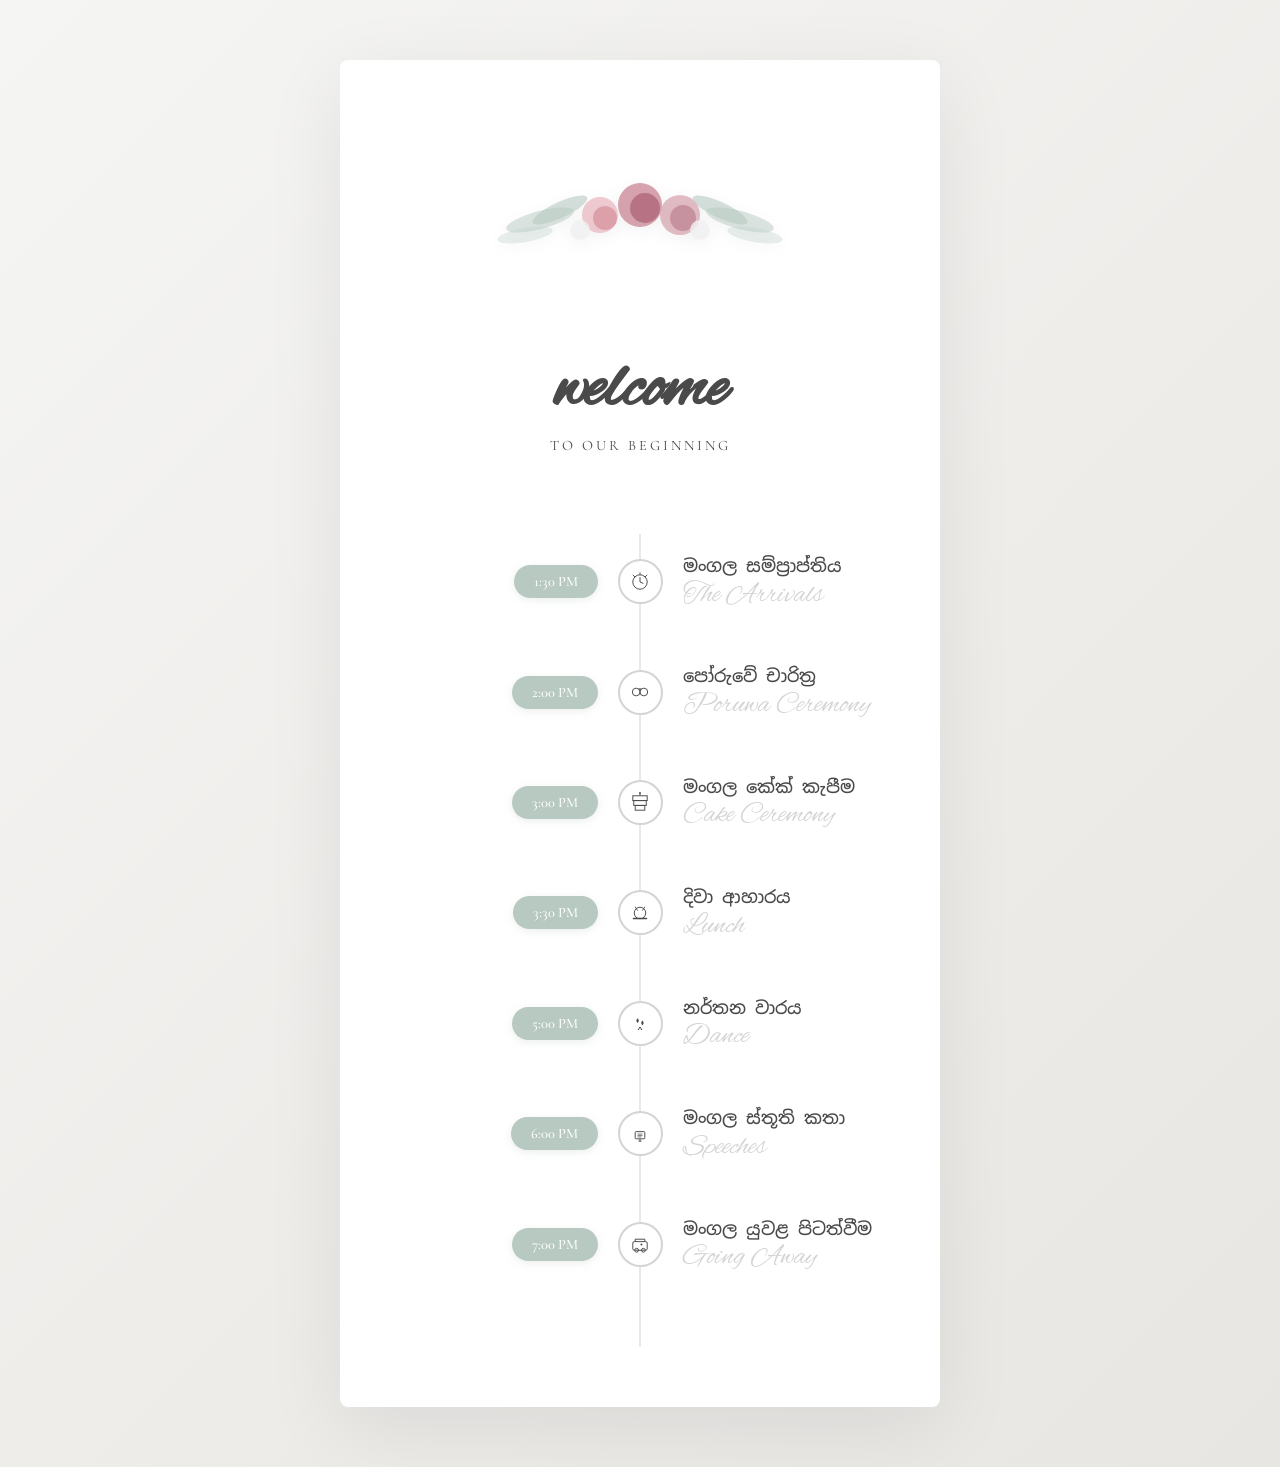
<file: botanical-timeline.html>
<!DOCTYPE html>
<html lang="en">
<head>
    <meta charset="UTF-8">
    <meta name="viewport" content="width=device-width, initial-scale=1.0">
    <title>Botanical Timeline</title>
    <link rel="preconnect" href="https://fonts.googleapis.com">
    <link rel="preconnect" href="https://fonts.gstatic.com" crossorigin>
    <link href="https://fonts.googleapis.com/css2?family=Alex+Brush&family=Cormorant:wght@300;400;500&family=Noto+Sans+Sinhala:wght@300;400;500;600&display=swap" rel="stylesheet">

    <style>
        :root {
            --sage-green: #b8c9c1;
            --dusty-rose: #d896a3;
            --soft-pink: #e8b4bc;
            --cream: #fafaf8;
            --charcoal: #4a4a4a;
            --light-gray: #d4d4d4;
        }

        * {
            margin: 0;
            padding: 0;
            box-sizing: border-box;
        }

        body {
            font-family: 'Cormorant', serif;
            background: linear-gradient(135deg, #f5f5f3 0%, #e8e6e3 100%);
            min-height: 100vh;
            padding: 60px 20px;
        }

        .botanical-container {
            max-width: 600px;
            margin: 0 auto;
            background: white;
            padding: 60px 40px;
            border-radius: 8px;
            box-shadow: 0 20px 80px rgba(0, 0, 0, 0.08);
        }

        /* Floral Header */
        .floral-header {
            text-align: center;
            margin-bottom: 80px;
        }

        .floral-bouquet {
            margin-bottom: 30px;
        }

        .header-florals {
            width: 100%;
            max-width: 400px;
            height: auto;
            filter: drop-shadow(0 4px 8px rgba(0, 0, 0, 0.06));
        }

        .welcome-text {
            font-family: 'Alex Brush', cursive;
            font-size: 4.5rem;
            color: var(--charcoal);
            margin-bottom: 10px;
            line-height: 1;
        }

        .welcome-subtitle {
            font-family: 'Cormorant', serif;
            font-size: 0.9rem;
            letter-spacing: 3px;
            color: var(--charcoal);
            font-weight: 400;
            text-transform: uppercase;
        }

        /* Timeline */
        .botanical-timeline {
            position: relative;
            padding: 20px 0;
        }

        /* Center Line */
        .timeline-line {
            position: absolute;
            left: 50%;
            top: 0;
            bottom: 0;
            width: 1px;
            background: var(--light-gray);
            transform: translateX(-50%);
            z-index: 1;
        }

        /* Timeline Item */
        .timeline-item {
            position: relative;
            display: grid;
            grid-template-columns: 1fr auto 1fr;
            align-items: center;
            gap: 20px;
            margin-bottom: 35px;
            z-index: 2;
        }

        /* Time Pill (Left) */
        .time-pill {
            justify-self: end;
            background: var(--sage-green);
            padding: 8px 20px;
            border-radius: 20px;
            font-family: 'Cormorant', serif;
            font-size: 0.9rem;
            font-weight: 500;
            color: white;
            white-space: nowrap;
            box-shadow: 0 2px 8px rgba(184, 201, 193, 0.3);
        }

        /* Icon (Center) */
        .event-icon {
            width: 45px;
            height: 45px;
            display: flex;
            align-items: center;
            justify-content: center;
            background: white;
            border-radius: 50%;
            border: 2px solid var(--light-gray);
            position: relative;
            z-index: 3;
        }

        .event-icon svg {
            width: 24px;
            height: 24px;
        }

        /* Event Title (Right) */
        .event-title {
            justify-self: start;
        }

        .title-sinhala {
            font-family: 'Noto Sans Sinhala', sans-serif;
            font-size: 1.1rem;
            font-weight: 500;
            color: var(--charcoal);
            margin-bottom: 2px;
            line-height: 1.4;
        }

        .title-english {
            font-family: 'Alex Brush', cursive;
            font-size: 1.8rem;
            color: var(--light-gray);
            line-height: 1;
        }

        /* Event Details (Hidden by default) */
        .event-details {
            grid-column: 1 / -1;
            max-height: 0;
            opacity: 0;
            overflow: hidden;
            transition: all 0.4s cubic-bezier(0.4, 0, 0.2, 1);
            margin-top: 0;
        }

        .event-details.expanded {
            max-height: 300px;
            opacity: 1;
            margin-top: 15px;
        }

        .detail-text {
            font-family: 'Noto Sans Sinhala', sans-serif;
            font-size: 0.95rem;
            line-height: 1.8;
            color: var(--charcoal);
            opacity: 0.8;
            padding: 20px;
            background: linear-gradient(135deg, rgba(184, 201, 193, 0.08), rgba(232, 180, 188, 0.08));
            border-radius: 12px;
            border-left: 3px solid var(--sage-green);
        }

        /* Hover/Click Effects */
        .timeline-item {
            cursor: pointer;
            transition: all 0.3s ease;
        }

        .timeline-item:hover .time-pill {
            background: var(--dusty-rose);
            transform: scale(1.05);
            transition: all 0.3s ease;
        }

        .timeline-item:hover .event-icon {
            border-color: var(--sage-green);
            transform: scale(1.1);
            transition: all 0.3s ease;
        }

        .timeline-item:hover .title-english {
            color: var(--sage-green);
            transition: all 0.3s ease;
        }

        /* Active State */
        .timeline-item.active .time-pill {
            background: var(--dusty-rose);
        }

        .timeline-item.active .event-icon {
            border-color: var(--dusty-rose);
            background: rgba(232, 180, 188, 0.1);
        }

        /* Responsive */
        @media (max-width: 768px) {
            .botanical-container {
                padding: 40px 25px;
            }

            .welcome-text {
                font-size: 3.5rem;
            }

            .floral-header {
                margin-bottom: 60px;
            }

            .timeline-item {
                grid-template-columns: auto auto 1fr;
                gap: 12px;
            }

            .time-pill {
                font-size: 0.8rem;
                padding: 6px 14px;
            }

            .event-icon {
                width: 38px;
                height: 38px;
            }

            .event-icon svg {
                width: 20px;
                height: 20px;
            }

            .title-sinhala {
                font-size: 1rem;
            }

            .title-english {
                font-size: 1.5rem;
            }
        }

        @media (max-width: 480px) {
            body {
                padding: 30px 10px;
            }

            .botanical-container {
                padding: 30px 20px;
            }

            .welcome-text {
                font-size: 2.8rem;
            }

            .welcome-subtitle {
                font-size: 0.75rem;
                letter-spacing: 2px;
            }
        }
    </style>
</head>
<body>
    <div class="botanical-container">
        <!-- Floral Header -->
        <div class="floral-header">
            <div class="floral-bouquet">
                <svg viewBox="0 0 400 200" xmlns="http://www.w3.org/2000/svg" class="header-florals">
                    <!-- Left leaves -->
                    <ellipse cx="120" cy="90" rx="30" ry="8" fill="#b8c9c1" opacity="0.6" transform="rotate(-25 120 90)"/>
                    <ellipse cx="100" cy="100" rx="35" ry="9" fill="#b8c9c1" opacity="0.5" transform="rotate(-15 100 100)"/>
                    <ellipse cx="85" cy="115" rx="28" ry="7" fill="#c4d4cd" opacity="0.4" transform="rotate(-10 85 115)"/>

                    <!-- Center roses -->
                    <circle cx="160" cy="95" r="18" fill="#e8b4bc" opacity="0.7"/>
                    <circle cx="165" cy="98" r="12" fill="#d896a3" opacity="0.8"/>
                    <circle cx="200" cy="85" r="22" fill="#c98494" opacity="0.75"/>
                    <circle cx="205" cy="88" r="15" fill="#b36b7d" opacity="0.85"/>
                    <circle cx="240" cy="95" r="20" fill="#d4a0ac" opacity="0.7"/>
                    <circle cx="243" cy="98" r="13" fill="#c18896" opacity="0.8"/>

                    <!-- Right leaves -->
                    <ellipse cx="280" cy="90" rx="30" ry="8" fill="#b8c9c1" opacity="0.6" transform="rotate(25 280 90)"/>
                    <ellipse cx="300" cy="100" rx="35" ry="9" fill="#b8c9c1" opacity="0.5" transform="rotate(15 300 100)"/>
                    <ellipse cx="315" cy="115" rx="28" ry="7" fill="#c4d4cd" opacity="0.4" transform="rotate(10 315 115)"/>

                    <!-- Small accent flowers -->
                    <circle cx="140" cy="110" r="10" fill="#f0f0f0" opacity="0.8"/>
                    <circle cx="260" cy="110" r="10" fill="#f0f0f0" opacity="0.8"/>
                </svg>
            </div>
            <h1 class="welcome-text">welcome</h1>
            <p class="welcome-subtitle">TO OUR BEGINNING</p>
        </div>

        <!-- Timeline -->
        <div class="botanical-timeline">
            <div class="timeline-line"></div>

            <!-- Event 1: Arrivals -->
            <div class="timeline-item" onclick="toggleDetails(this)">
                <div class="time-pill">1:30 PM</div>
                <div class="event-icon">
                    <svg viewBox="0 0 50 50" xmlns="http://www.w3.org/2000/svg">
                        <path d="M25 10 L25 5 M15 15 L10 10 M35 15 L40 10" stroke="#4a4a4a" stroke-width="2" fill="none"/>
                        <circle cx="25" cy="25" r="15" stroke="#4a4a4a" stroke-width="2" fill="none"/>
                        <path d="M25 25 L25 15 M25 25 L32 28" stroke="#4a4a4a" stroke-width="2" fill="none"/>
                    </svg>
                </div>
                <div class="event-title">
                    <div class="title-sinhala">මංගල සම්ප්‍රාප්තිය</div>
                    <div class="title-english">The Arrivals</div>
                </div>
                <div class="event-details">
                    <div class="detail-text">මනාලයාගේ පැමිණීම, පා දෝවනය, මනාලියගේ පැමිණීම, මංගල සභාවට පිවිසීම</div>
                </div>
            </div>

            <!-- Event 2: Poruwa -->
            <div class="timeline-item" onclick="toggleDetails(this)">
                <div class="time-pill">2:00 PM</div>
                <div class="event-icon">
                    <svg viewBox="0 0 50 50" xmlns="http://www.w3.org/2000/svg">
                        <circle cx="17" cy="25" r="8" stroke="#4a4a4a" stroke-width="2" fill="none"/>
                        <circle cx="33" cy="25" r="8" stroke="#4a4a4a" stroke-width="2" fill="none"/>
                        <path d="M22 20 Q25 15 28 20" stroke="#4a4a4a" stroke-width="2" fill="none"/>
                    </svg>
                </div>
                <div class="event-title">
                    <div class="title-sinhala">පෝරුවේ චාරිත්‍ර</div>
                    <div class="title-english">Poruwa Ceremony</div>
                </div>
                <div class="event-details">
                    <div class="detail-text">නැකතට පෝරුවට නැගීම, අෂ්ටක ගායනා, මංගල මුදු පැලඳවීම, මනාලියගේ මවට කච්චි රෙදි පිළිගැන්වීම, පැන් වත්කිරීම, ජයමංගල ගාථා, දෙමාපියන්ට බුලත් දී ආශිර්වාද ලබා ගැනීම, පෝරුවෙන් බැසීම</div>
                </div>
            </div>

            <!-- Event 3: Cake -->
            <div class="timeline-item" onclick="toggleDetails(this)">
                <div class="time-pill">3:00 PM</div>
                <div class="event-icon">
                    <svg viewBox="0 0 50 50" xmlns="http://www.w3.org/2000/svg">
                        <rect x="15" y="30" width="20" height="10" stroke="#4a4a4a" stroke-width="2" fill="none"/>
                        <rect x="12" y="20" width="26" height="10" stroke="#4a4a4a" stroke-width="2" fill="none"/>
                        <rect x="10" y="10" width="30" height="10" stroke="#4a4a4a" stroke-width="2" fill="none"/>
                        <line x1="25" y1="10" x2="25" y2="5" stroke="#4a4a4a" stroke-width="2"/>
                        <circle cx="25" cy="4" r="2" fill="#4a4a4a"/>
                    </svg>
                </div>
                <div class="event-title">
                    <div class="title-sinhala">මංගල කේක් කැපීම</div>
                    <div class="title-english">Cake Ceremony</div>
                </div>
                <div class="event-details">
                    <div class="detail-text">කේක් කැපීම, එකිනෙකාට කේක් කැවීම, වයින් සංග්‍රහය, පළමු ඡායාරූප අවස්ථාව</div>
                </div>
            </div>

            <!-- Event 4: Lunch -->
            <div class="timeline-item" onclick="toggleDetails(this)">
                <div class="time-pill">3:30 PM</div>
                <div class="event-icon">
                    <svg viewBox="0 0 50 50" xmlns="http://www.w3.org/2000/svg">
                        <circle cx="25" cy="25" r="12" stroke="#4a4a4a" stroke-width="2" fill="none"/>
                        <path d="M15 12 L20 20 M35 12 L30 20" stroke="#4a4a4a" stroke-width="2" fill="none"/>
                        <rect x="10" y="35" width="30" height="3" rx="1" fill="#4a4a4a"/>
                    </svg>
                </div>
                <div class="event-title">
                    <div class="title-sinhala">දිවා ආහාරය</div>
                    <div class="title-english">Lunch</div>
                </div>
                <div class="event-details">
                    <div class="detail-text">ආහාර මේසය විවෘත කිරීම, දිවා භෝජනය සංග්‍රහය, මේසයෙන් මේසයට ගොස් අමුත්තන් හමුවීම</div>
                </div>
            </div>

            <!-- Event 5: Dancing -->
            <div class="timeline-item" onclick="toggleDetails(this)">
                <div class="time-pill">5:00 PM</div>
                <div class="event-icon">
                    <svg viewBox="0 0 50 50" xmlns="http://www.w3.org/2000/svg">
                        <path d="M20 15 Q25 20 20 25 Q15 20 20 15" fill="#4a4a4a"/>
                        <path d="M30 20 Q35 25 30 30 Q25 25 30 20" fill="#4a4a4a"/>
                        <circle cx="25" cy="35" r="2" fill="#4a4a4a"/>
                        <circle cx="22" cy="38" r="1.5" fill="#4a4a4a"/>
                        <circle cx="28" cy="38" r="1.5" fill="#4a4a4a"/>
                    </svg>
                </div>
                <div class="event-title">
                    <div class="title-sinhala">නර්තන වාරය</div>
                    <div class="title-english">Dance</div>
                </div>
                <div class="event-details">
                    <div class="detail-text">මනාල යුවළගේ පළමු නර්තනය, සංගීතය ආරම්භය, අමුත්තන් නර්තනයට එක්වීම</div>
                </div>
            </div>

            <!-- Event 6: Speeches -->
            <div class="timeline-item" onclick="toggleDetails(this)">
                <div class="time-pill">6:00 PM</div>
                <div class="event-icon">
                    <svg viewBox="0 0 50 50" xmlns="http://www.w3.org/2000/svg">
                        <rect x="15" y="20" width="20" height="15" rx="2" stroke="#4a4a4a" stroke-width="2" fill="none"/>
                        <line x1="20" y1="25" x2="30" y2="25" stroke="#4a4a4a" stroke-width="1.5"/>
                        <line x1="20" y1="28" x2="30" y2="28" stroke="#4a4a4a" stroke-width="1.5"/>
                        <line x1="20" y1="31" x2="28" y2="31" stroke="#4a4a4a" stroke-width="1.5"/>
                        <path d="M25 35 L25 40 M22 40 L28 40" stroke="#4a4a4a" stroke-width="2" fill="none"/>
                    </svg>
                </div>
                <div class="event-title">
                    <div class="title-sinhala">මංගල ස්තූති කතා</div>
                    <div class="title-english">Speeches</div>
                </div>
                <div class="event-details">
                    <div class="detail-text">මනාලයාගේ ස්තූති කතාව, දෙමාපියන්ගේ හෝ හිතවතුන්ගේ සුභ පැතුම් කතා</div>
                </div>
            </div>

            <!-- Event 7: Going Away -->
            <div class="timeline-item" onclick="toggleDetails(this)">
                <div class="time-pill">7:00 PM</div>
                <div class="event-icon">
                    <svg viewBox="0 0 50 50" xmlns="http://www.w3.org/2000/svg">
                        <rect x="10" y="20" width="30" height="18" rx="3" stroke="#4a4a4a" stroke-width="2" fill="none"/>
                        <circle cx="18" cy="38" r="4" stroke="#4a4a4a" stroke-width="2" fill="none"/>
                        <circle cx="32" cy="38" r="4" stroke="#4a4a4a" stroke-width="2" fill="none"/>
                        <path d="M15 20 L15 15 L35 15 L35 20" stroke="#4a4a4a" stroke-width="2" fill="none"/>
                        <circle cx="28" cy="26" r="2" fill="#4a4a4a"/>
                    </svg>
                </div>
                <div class="event-title">
                    <div class="title-sinhala">මංගල යුවළ පිටත්වීම</div>
                    <div class="title-english">Going Away</div>
                </div>
                <div class="event-details">
                    <div class="detail-text">ඇඳුම් මාරු කිරීම, සමුගැනීමේ ඡායාරූප, දෙමාපියන්ගෙන් සමුගෙන පිටත්වීම</div>
                </div>
            </div>
        </div>
    </div>

    <script>
        function toggleDetails(item) {
            const details = item.querySelector('.event-details');
            const allItems = document.querySelectorAll('.timeline-item');
            const allDetails = document.querySelectorAll('.event-details');

            // Close all other items
            allItems.forEach(i => {
                if (i !== item) {
                    i.classList.remove('active');
                }
            });
            allDetails.forEach(d => {
                if (d !== details) {
                    d.classList.remove('expanded');
                }
            });

            // Toggle current item
            item.classList.toggle('active');
            details.classList.toggle('expanded');
        }
    </script>
</body>
</html>
</file>
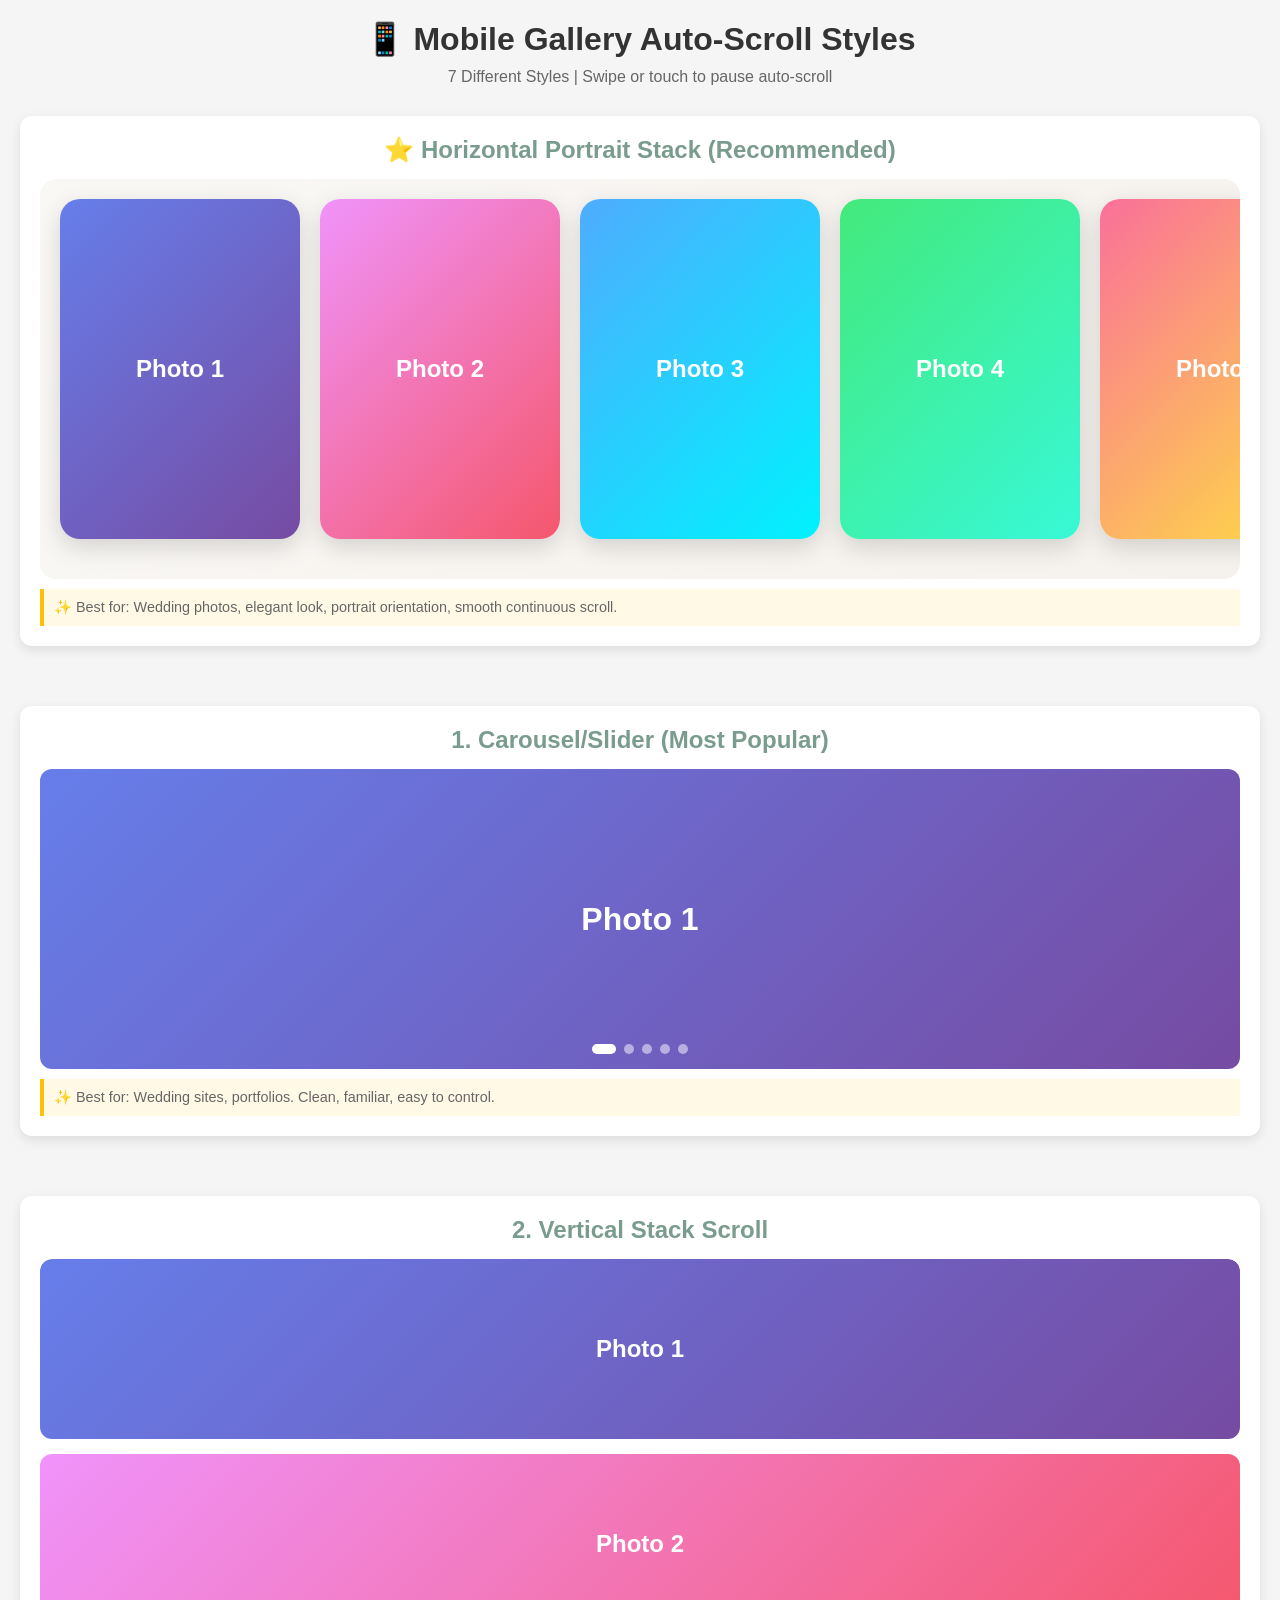
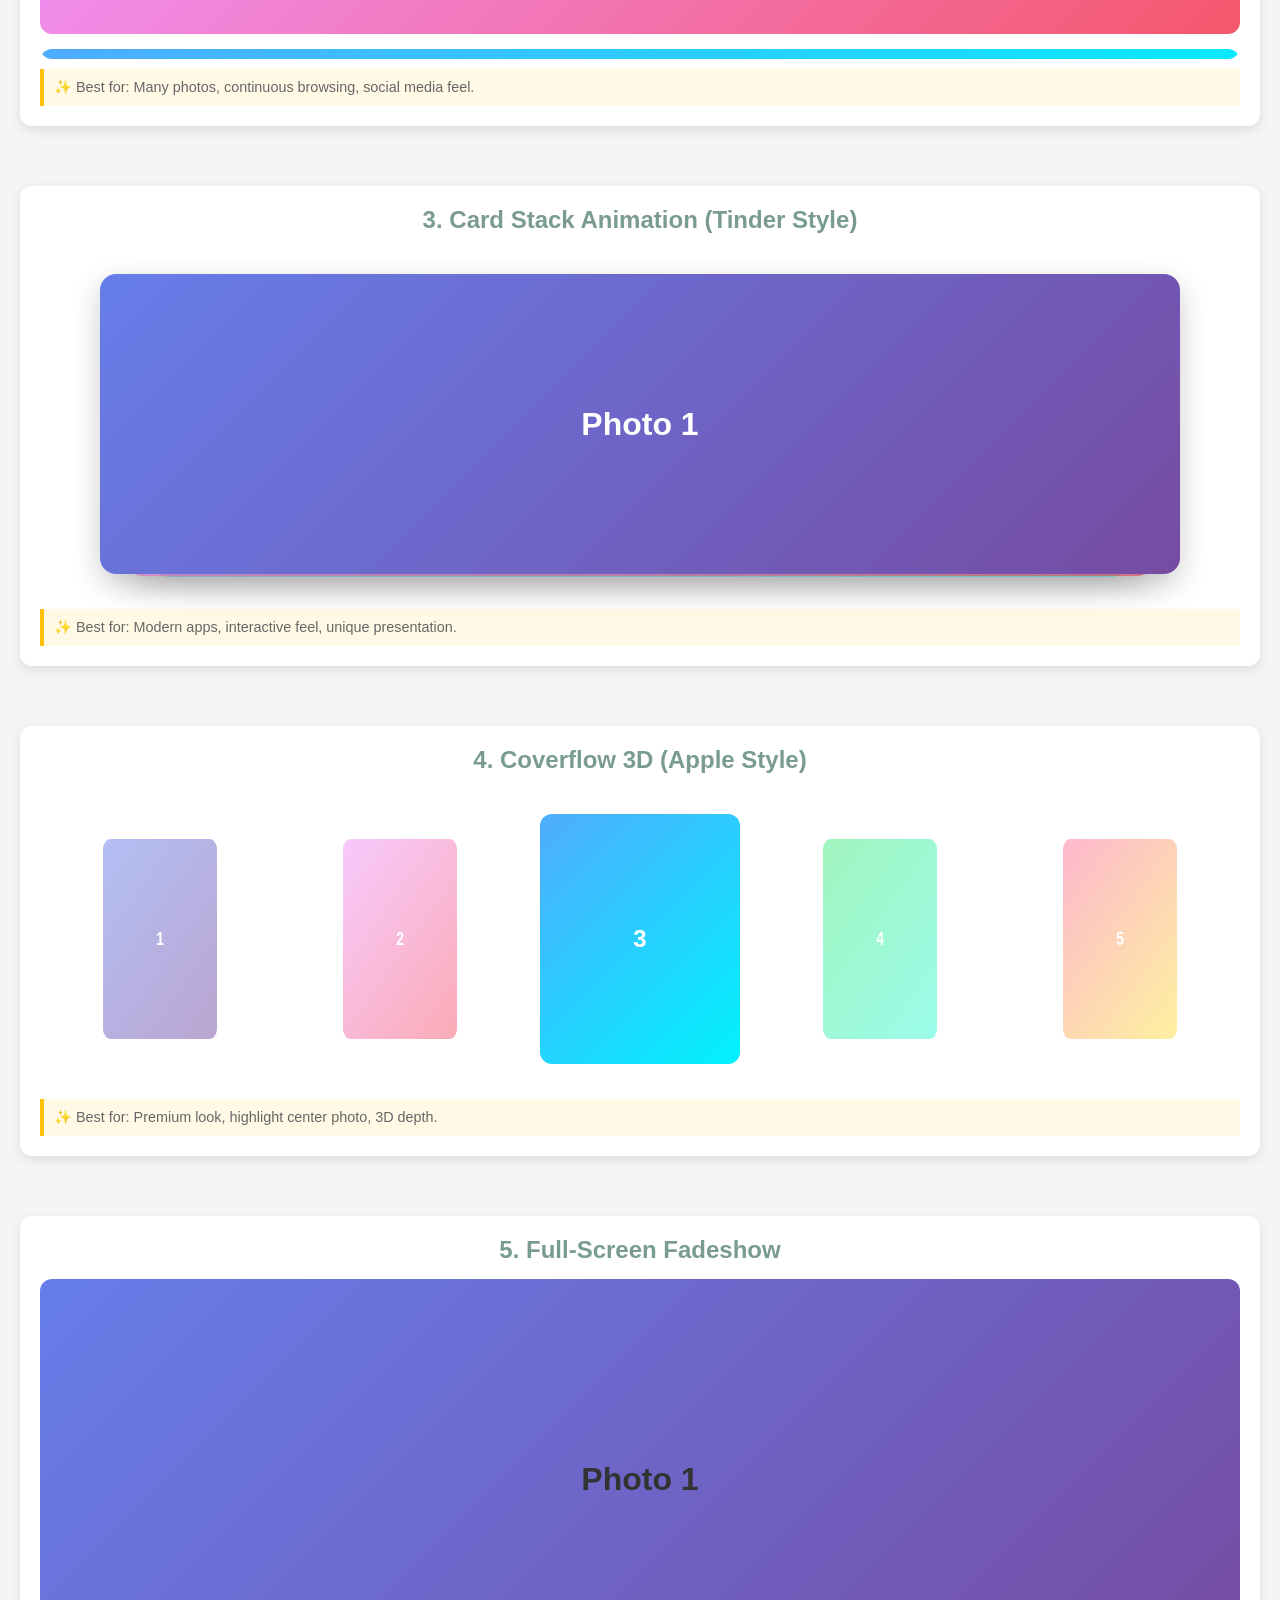
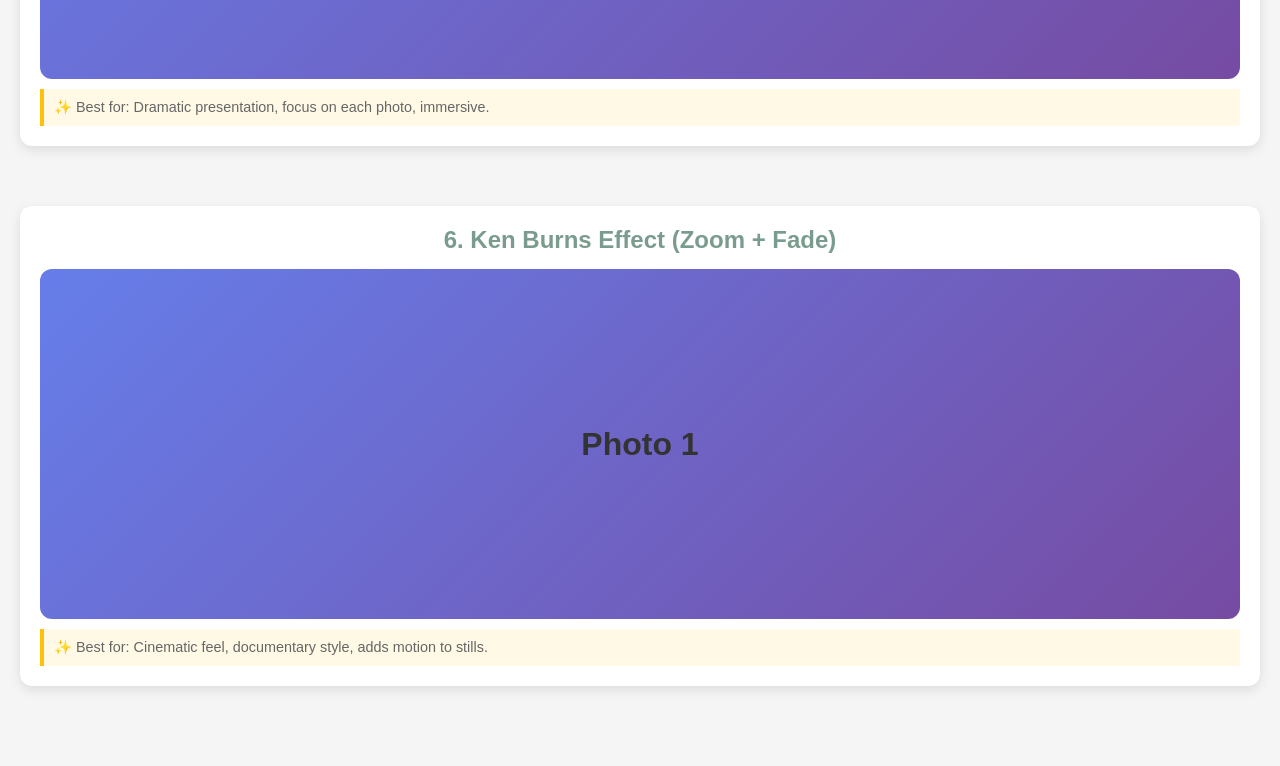
<file: gallery-demo.html>
<!DOCTYPE html>
<html lang="en">
<head>
    <meta charset="UTF-8">
    <meta name="viewport" content="width=device-width, initial-scale=1.0">
    <title>Mobile Gallery Styles Demo</title>
    <style>
        * {
            margin: 0;
            padding: 0;
            box-sizing: border-box;
        }

        body {
            font-family: Arial, sans-serif;
            background: #f5f5f5;
            padding: 20px;
        }

        h1 {
            text-align: center;
            margin-bottom: 10px;
            color: #333;
        }

        .demo-section {
            margin-bottom: 60px;
            background: white;
            padding: 20px;
            border-radius: 12px;
            box-shadow: 0 4px 12px rgba(0,0,0,0.1);
        }

        .demo-title {
            font-size: 1.5rem;
            margin-bottom: 15px;
            color: #7a9c8e;
            text-align: center;
        }

        /* ===============================
           STYLE 0: HORIZONTAL PORTRAIT STACK
           =============================== */
        .horizontal-portrait-container {
            width: 100%;
            height: 400px;
            overflow: hidden;
            position: relative;
            background: linear-gradient(135deg, #faf8f5 0%, #f5f2ed 100%);
            border-radius: 16px;
            padding: 20px 0;
        }

        .horizontal-portrait-track {
            display: flex;
            gap: 20px;
            padding: 0 20px;
            animation: horizontalPortraitScroll 25s linear infinite;
        }

        .portrait-card {
            min-width: 240px;
            width: 240px;
            height: 340px;
            border-radius: 20px;
            overflow: hidden;
            box-shadow: 0 8px 24px rgba(0,0,0,0.15);
            background: white;
            transition: transform 0.3s ease;
        }

        .portrait-card:hover {
            transform: scale(1.05);
        }

        .portrait-card img {
            width: 100%;
            height: 100%;
            object-fit: cover;
        }

        .portrait-placeholder {
            width: 100%;
            height: 100%;
            display: flex;
            align-items: center;
            justify-content: center;
            font-size: 1.5rem;
            font-weight: bold;
            color: white;
        }

        @keyframes horizontalPortraitScroll {
            0% {
                transform: translateX(0);
            }
            100% {
                transform: translateX(-50%);
            }
        }

        /* Pause on hover/touch */
        .horizontal-portrait-container:hover .horizontal-portrait-track {
            animation-play-state: paused;
        }

        /* ===============================
           STYLE 1: CAROUSEL/SLIDER
           =============================== */
        .carousel-container {
            position: relative;
            width: 100%;
            height: 300px;
            overflow: hidden;
            border-radius: 12px;
        }

        .carousel-track {
            display: flex;
            height: 100%;
            transition: transform 0.5s ease;
        }

        .carousel-slide {
            min-width: 100%;
            height: 100%;
            display: flex;
            align-items: center;
            justify-content: center;
            background: linear-gradient(135deg, #667eea 0%, #764ba2 100%);
            color: white;
            font-size: 2rem;
            font-weight: bold;
        }

        .carousel-slide img {
            width: 100%;
            height: 100%;
            object-fit: cover;
        }

        .carousel-dots {
            position: absolute;
            bottom: 15px;
            left: 50%;
            transform: translateX(-50%);
            display: flex;
            gap: 8px;
        }

        .dot {
            width: 10px;
            height: 10px;
            border-radius: 50%;
            background: rgba(255,255,255,0.5);
            transition: all 0.3s;
        }

        .dot.active {
            background: white;
            width: 24px;
            border-radius: 5px;
        }

        /* ===============================
           STYLE 2: VERTICAL STACK
           =============================== */
        .vertical-stack {
            height: 400px;
            overflow: hidden;
            position: relative;
            border-radius: 12px;
        }

        .vertical-track {
            display: flex;
            flex-direction: column;
            gap: 15px;
            animation: verticalScroll 20s linear infinite;
        }

        .vertical-item {
            min-height: 180px;
            background: linear-gradient(135deg, #f093fb 0%, #f5576c 100%);
            border-radius: 12px;
            display: flex;
            align-items: center;
            justify-content: center;
            color: white;
            font-size: 1.5rem;
            font-weight: bold;
        }

        .vertical-item img {
            width: 100%;
            height: 180px;
            object-fit: cover;
            border-radius: 12px;
        }

        @keyframes verticalScroll {
            0% {
                transform: translateY(0);
            }
            100% {
                transform: translateY(-50%);
            }
        }

        /* ===============================
           STYLE 3: CARD STACK ANIMATION
           =============================== */
        .card-stack {
            position: relative;
            height: 350px;
            width: 100%;
        }

        .card {
            position: absolute;
            width: 90%;
            height: 300px;
            left: 50%;
            top: 50%;
            transform: translate(-50%, -50%);
            border-radius: 16px;
            background: linear-gradient(135deg, #fa709a 0%, #fee140 100%);
            color: white;
            display: flex;
            align-items: center;
            justify-content: center;
            font-size: 2rem;
            font-weight: bold;
            box-shadow: 0 10px 30px rgba(0,0,0,0.2);
            transition: all 0.6s cubic-bezier(0.68, -0.55, 0.265, 1.55);
        }

        .card img {
            width: 100%;
            height: 100%;
            object-fit: cover;
            border-radius: 16px;
        }

        .card.exit {
            transform: translate(-50%, -50%) translateX(-150%) rotate(-20deg);
            opacity: 0;
        }

        .card.stack-2 {
            transform: translate(-50%, -50%) scale(0.95) translateY(10px);
            z-index: 2;
            opacity: 0.7;
        }

        .card.stack-3 {
            transform: translate(-50%, -50%) scale(0.9) translateY(20px);
            z-index: 1;
            opacity: 0.4;
        }

        .card.active {
            z-index: 3;
        }

        /* ===============================
           STYLE 4: COVERFLOW 3D
           =============================== */
        .coverflow-container {
            perspective: 1000px;
            height: 300px;
            overflow: hidden;
            position: relative;
        }

        .coverflow-track {
            display: flex;
            position: absolute;
            left: 50%;
            top: 50%;
            transform: translate(-50%, -50%);
            transition: transform 0.6s ease;
        }

        .coverflow-item {
            min-width: 200px;
            height: 250px;
            margin: 0 20px;
            border-radius: 12px;
            background: linear-gradient(135deg, #4facfe 0%, #00f2fe 100%);
            display: flex;
            align-items: center;
            justify-content: center;
            color: white;
            font-size: 1.5rem;
            font-weight: bold;
            transition: all 0.6s ease;
            transform: rotateY(45deg) scale(0.8);
            opacity: 0.5;
        }

        .coverflow-item img {
            width: 100%;
            height: 100%;
            object-fit: cover;
            border-radius: 12px;
        }

        .coverflow-item.center {
            transform: rotateY(0deg) scale(1);
            opacity: 1;
            z-index: 10;
        }

        .coverflow-item.left {
            transform: rotateY(45deg) scale(0.8);
        }

        .coverflow-item.right {
            transform: rotateY(-45deg) scale(0.8);
        }

        /* ===============================
           STYLE 5: FULL SCREEN SLIDESHOW
           =============================== */
        .fullscreen-slideshow {
            width: 100%;
            height: 400px;
            position: relative;
            overflow: hidden;
            border-radius: 12px;
        }

        .fullscreen-slide {
            position: absolute;
            width: 100%;
            height: 100%;
            top: 0;
            left: 0;
            display: flex;
            align-items: center;
            justify-content: center;
            background: linear-gradient(135deg, #a8edea 0%, #fed6e3 100%);
            color: #333;
            font-size: 2rem;
            font-weight: bold;
            opacity: 0;
            transition: opacity 1s ease;
        }

        .fullscreen-slide img {
            width: 100%;
            height: 100%;
            object-fit: cover;
        }

        .fullscreen-slide.active {
            opacity: 1;
        }

        /* ===============================
           STYLE 6: KEN BURNS EFFECT
           =============================== */
        .ken-burns {
            width: 100%;
            height: 350px;
            position: relative;
            overflow: hidden;
            border-radius: 12px;
        }

        .ken-burns-slide {
            position: absolute;
            width: 100%;
            height: 100%;
            top: 0;
            left: 0;
            opacity: 0;
            transition: opacity 1.5s ease;
        }

        .ken-burns-slide.active {
            opacity: 1;
        }

        .ken-burns-slide img {
            width: 110%;
            height: 110%;
            object-fit: cover;
            animation: kenBurnsZoom 8s ease-in-out infinite alternate;
        }

        @keyframes kenBurnsZoom {
            0% {
                transform: scale(1) translate(0, 0);
            }
            100% {
                transform: scale(1.2) translate(-5%, -5%);
            }
        }

        .ken-burns-slide div {
            width: 100%;
            height: 100%;
            display: flex;
            align-items: center;
            justify-content: center;
            background: linear-gradient(135deg, #ffecd2 0%, #fcb69f 100%);
            color: #333;
            font-size: 2rem;
            font-weight: bold;
        }

        /* Control Buttons */
        .controls {
            text-align: center;
            margin-top: 15px;
        }

        .control-btn {
            padding: 8px 20px;
            margin: 0 5px;
            border: none;
            border-radius: 6px;
            background: #7a9c8e;
            color: white;
            cursor: pointer;
            font-size: 0.9rem;
        }

        .control-btn:hover {
            background: #6b8a7e;
        }

        .note {
            margin-top: 10px;
            padding: 10px;
            background: #fff9e6;
            border-left: 4px solid #ffc107;
            font-size: 0.9rem;
            color: #666;
        }
    </style>
</head>
<body>
    <h1>📱 Mobile Gallery Auto-Scroll Styles</h1>
    <p style="text-align: center; color: #666; margin-bottom: 30px;">7 Different Styles | Swipe or touch to pause auto-scroll</p>

    <!-- STYLE 0: HORIZONTAL PORTRAIT STACK -->
    <div class="demo-section">
        <h2 class="demo-title">⭐ Horizontal Portrait Stack (Recommended)</h2>
        <div class="horizontal-portrait-container" id="horizontalPortrait">
            <div class="horizontal-portrait-track">
                <div class="portrait-card">
                    <div class="portrait-placeholder" style="background: linear-gradient(135deg, #667eea 0%, #764ba2 100%);">Photo 1</div>
                </div>
                <div class="portrait-card">
                    <div class="portrait-placeholder" style="background: linear-gradient(135deg, #f093fb 0%, #f5576c 100%);">Photo 2</div>
                </div>
                <div class="portrait-card">
                    <div class="portrait-placeholder" style="background: linear-gradient(135deg, #4facfe 0%, #00f2fe 100%);">Photo 3</div>
                </div>
                <div class="portrait-card">
                    <div class="portrait-placeholder" style="background: linear-gradient(135deg, #43e97b 0%, #38f9d7 100%);">Photo 4</div>
                </div>
                <div class="portrait-card">
                    <div class="portrait-placeholder" style="background: linear-gradient(135deg, #fa709a 0%, #fee140 100%);">Photo 5</div>
                </div>
                <div class="portrait-card">
                    <div class="portrait-placeholder" style="background: linear-gradient(135deg, #a8edea 0%, #fed6e3 100%);">Photo 6</div>
                </div>
                <!-- Duplicate for seamless loop -->
                <div class="portrait-card">
                    <div class="portrait-placeholder" style="background: linear-gradient(135deg, #667eea 0%, #764ba2 100%);">Photo 1</div>
                </div>
                <div class="portrait-card">
                    <div class="portrait-placeholder" style="background: linear-gradient(135deg, #f093fb 0%, #f5576c 100%);">Photo 2</div>
                </div>
                <div class="portrait-card">
                    <div class="portrait-placeholder" style="background: linear-gradient(135deg, #4facfe 0%, #00f2fe 100%);">Photo 3</div>
                </div>
                <div class="portrait-card">
                    <div class="portrait-placeholder" style="background: linear-gradient(135deg, #43e97b 0%, #38f9d7 100%);">Photo 4</div>
                </div>
                <div class="portrait-card">
                    <div class="portrait-placeholder" style="background: linear-gradient(135deg, #fa709a 0%, #fee140 100%);">Photo 5</div>
                </div>
                <div class="portrait-card">
                    <div class="portrait-placeholder" style="background: linear-gradient(135deg, #a8edea 0%, #fed6e3 100%);">Photo 6</div>
                </div>
            </div>
        </div>
        <div class="note">✨ Best for: Wedding photos, elegant look, portrait orientation, smooth continuous scroll.</div>
    </div>

    <!-- STYLE 1: CAROUSEL -->
    <div class="demo-section">
        <h2 class="demo-title">1. Carousel/Slider (Most Popular)</h2>
        <div class="carousel-container" id="carousel">
            <div class="carousel-track">
                <div class="carousel-slide" style="background: linear-gradient(135deg, #667eea 0%, #764ba2 100%)">Photo 1</div>
                <div class="carousel-slide" style="background: linear-gradient(135deg, #f093fb 0%, #f5576c 100%)">Photo 2</div>
                <div class="carousel-slide" style="background: linear-gradient(135deg, #4facfe 0%, #00f2fe 100%)">Photo 3</div>
                <div class="carousel-slide" style="background: linear-gradient(135deg, #43e97b 0%, #38f9d7 100%)">Photo 4</div>
                <div class="carousel-slide" style="background: linear-gradient(135deg, #fa709a 0%, #fee140 100%)">Photo 5</div>
            </div>
            <div class="carousel-dots">
                <div class="dot active"></div>
                <div class="dot"></div>
                <div class="dot"></div>
                <div class="dot"></div>
                <div class="dot"></div>
            </div>
        </div>
        <div class="note">✨ Best for: Wedding sites, portfolios. Clean, familiar, easy to control.</div>
    </div>

    <!-- STYLE 2: VERTICAL STACK -->
    <div class="demo-section">
        <h2 class="demo-title">2. Vertical Stack Scroll</h2>
        <div class="vertical-stack" id="vertical">
            <div class="vertical-track">
                <div class="vertical-item" style="background: linear-gradient(135deg, #667eea 0%, #764ba2 100%)">Photo 1</div>
                <div class="vertical-item" style="background: linear-gradient(135deg, #f093fb 0%, #f5576c 100%)">Photo 2</div>
                <div class="vertical-item" style="background: linear-gradient(135deg, #4facfe 0%, #00f2fe 100%)">Photo 3</div>
                <div class="vertical-item" style="background: linear-gradient(135deg, #43e97b 0%, #38f9d7 100%)">Photo 4</div>
                <div class="vertical-item" style="background: linear-gradient(135deg, #fa709a 0%, #fee140 100%)">Photo 5</div>
                <!-- Duplicate for seamless loop -->
                <div class="vertical-item" style="background: linear-gradient(135deg, #667eea 0%, #764ba2 100%)">Photo 1</div>
                <div class="vertical-item" style="background: linear-gradient(135deg, #f093fb 0%, #f5576c 100%)">Photo 2</div>
                <div class="vertical-item" style="background: linear-gradient(135deg, #4facfe 0%, #00f2fe 100%)">Photo 3</div>
            </div>
        </div>
        <div class="note">✨ Best for: Many photos, continuous browsing, social media feel.</div>
    </div>

    <!-- STYLE 3: CARD STACK -->
    <div class="demo-section">
        <h2 class="demo-title">3. Card Stack Animation (Tinder Style)</h2>
        <div class="card-stack" id="cardStack">
            <div class="card active" style="background: linear-gradient(135deg, #667eea 0%, #764ba2 100%)">Photo 1</div>
            <div class="card stack-2" style="background: linear-gradient(135deg, #f093fb 0%, #f5576c 100%)">Photo 2</div>
            <div class="card stack-3" style="background: linear-gradient(135deg, #4facfe 0%, #00f2fe 100%)">Photo 3</div>
        </div>
        <div class="note">✨ Best for: Modern apps, interactive feel, unique presentation.</div>
    </div>

    <!-- STYLE 4: COVERFLOW -->
    <div class="demo-section">
        <h2 class="demo-title">4. Coverflow 3D (Apple Style)</h2>
        <div class="coverflow-container" id="coverflow">
            <div class="coverflow-track">
                <div class="coverflow-item left" style="background: linear-gradient(135deg, #667eea 0%, #764ba2 100%)">1</div>
                <div class="coverflow-item left" style="background: linear-gradient(135deg, #f093fb 0%, #f5576c 100%)">2</div>
                <div class="coverflow-item center" style="background: linear-gradient(135deg, #4facfe 0%, #00f2fe 100%)">3</div>
                <div class="coverflow-item right" style="background: linear-gradient(135deg, #43e97b 0%, #38f9d7 100%)">4</div>
                <div class="coverflow-item right" style="background: linear-gradient(135deg, #fa709a 0%, #fee140 100%)">5</div>
            </div>
        </div>
        <div class="note">✨ Best for: Premium look, highlight center photo, 3D depth.</div>
    </div>

    <!-- STYLE 5: FULLSCREEN SLIDESHOW -->
    <div class="demo-section">
        <h2 class="demo-title">5. Full-Screen Fadeshow</h2>
        <div class="fullscreen-slideshow" id="fullscreen">
            <div class="fullscreen-slide active" style="background: linear-gradient(135deg, #667eea 0%, #764ba2 100%)">Photo 1</div>
            <div class="fullscreen-slide" style="background: linear-gradient(135deg, #f093fb 0%, #f5576c 100%)">Photo 2</div>
            <div class="fullscreen-slide" style="background: linear-gradient(135deg, #4facfe 0%, #00f2fe 100%)">Photo 3</div>
            <div class="fullscreen-slide" style="background: linear-gradient(135deg, #43e97b 0%, #38f9d7 100%)">Photo 4</div>
        </div>
        <div class="note">✨ Best for: Dramatic presentation, focus on each photo, immersive.</div>
    </div>

    <!-- STYLE 6: KEN BURNS -->
    <div class="demo-section">
        <h2 class="demo-title">6. Ken Burns Effect (Zoom + Fade)</h2>
        <div class="ken-burns" id="kenBurns">
            <div class="ken-burns-slide active">
                <div style="background: linear-gradient(135deg, #667eea 0%, #764ba2 100%)">Photo 1</div>
            </div>
            <div class="ken-burns-slide">
                <div style="background: linear-gradient(135deg, #f093fb 0%, #f5576c 100%)">Photo 2</div>
            </div>
            <div class="ken-burns-slide">
                <div style="background: linear-gradient(135deg, #4facfe 0%, #00f2fe 100%)">Photo 3</div>
            </div>
        </div>
        <div class="note">✨ Best for: Cinematic feel, documentary style, adds motion to stills.</div>
    </div>

    <script>
        // ===== HORIZONTAL PORTRAIT STACK =====
        const horizontalPortraitContainer = document.getElementById('horizontalPortrait');
        const horizontalPortraitTrack = document.querySelector('.horizontal-portrait-track');
        let isPausedHorizontal = false;
        let pauseTimeoutHorizontal;

        function pauseHorizontalScroll() {
            isPausedHorizontal = true;
            horizontalPortraitTrack.style.animationPlayState = 'paused';

            clearTimeout(pauseTimeoutHorizontal);
            pauseTimeoutHorizontal = setTimeout(() => {
                isPausedHorizontal = false;
                horizontalPortraitTrack.style.animationPlayState = 'running';
            }, 4000);
        }

        horizontalPortraitContainer.addEventListener('touchstart', pauseHorizontalScroll);
        horizontalPortraitContainer.addEventListener('mousedown', pauseHorizontalScroll);

        // ===== CAROUSEL =====
        let carouselIndex = 0;
        const carousel = document.querySelector('.carousel-track');
        const dots = document.querySelectorAll('.carousel-dots .dot');
        const totalSlides = 5;

        function moveCarousel() {
            carouselIndex = (carouselIndex + 1) % totalSlides;
            carousel.style.transform = `translateX(-${carouselIndex * 100}%)`;
            dots.forEach((dot, i) => {
                dot.classList.toggle('active', i === carouselIndex);
            });
        }

        let carouselInterval = setInterval(moveCarousel, 3000);

        document.getElementById('carousel').addEventListener('touchstart', () => {
            clearInterval(carouselInterval);
            setTimeout(() => {
                carouselInterval = setInterval(moveCarousel, 3000);
            }, 4000);
        });

        // ===== CARD STACK =====
        const cardStackPhotos = [
            'linear-gradient(135deg, #667eea 0%, #764ba2 100%)',
            'linear-gradient(135deg, #f093fb 0%, #f5576c 100%)',
            'linear-gradient(135deg, #4facfe 0%, #00f2fe 100%)',
            'linear-gradient(135deg, #43e97b 0%, #38f9d7 100%)',
            'linear-gradient(135deg, #fa709a 0%, #fee140 100%)'
        ];
        let cardIndex = 0;

        function moveCardStack() {
            const cards = document.querySelectorAll('.card-stack .card');
            const activeCard = cards[0];

            activeCard.classList.add('exit');

            setTimeout(() => {
                activeCard.remove();

                cardIndex = (cardIndex + 1) % cardStackPhotos.length;
                const nextIndex = (cardIndex + 2) % cardStackPhotos.length;

                const newCard = document.createElement('div');
                newCard.className = 'card stack-3';
                newCard.style.background = cardStackPhotos[nextIndex];
                newCard.textContent = `Photo ${nextIndex + 1}`;
                document.getElementById('cardStack').appendChild(newCard);

                const allCards = document.querySelectorAll('.card-stack .card');
                allCards[0].className = 'card active';
                allCards[1].className = 'card stack-2';
                allCards[2].className = 'card stack-3';
            }, 600);
        }

        let cardInterval = setInterval(moveCardStack, 3000);

        // ===== COVERFLOW =====
        let coverflowIndex = 2;
        const coverflowItems = document.querySelectorAll('.coverflow-item');

        function updateCoverflow() {
            coverflowIndex = (coverflowIndex + 1) % coverflowItems.length;
            coverflowItems.forEach((item, i) => {
                item.classList.remove('center', 'left', 'right');
                if (i === coverflowIndex) {
                    item.classList.add('center');
                } else if (i < coverflowIndex) {
                    item.classList.add('left');
                } else {
                    item.classList.add('right');
                }
            });
        }

        setInterval(updateCoverflow, 3000);

        // ===== FULLSCREEN SLIDESHOW =====
        let fullscreenIndex = 0;
        const fullscreenSlides = document.querySelectorAll('.fullscreen-slide');

        function moveFullscreen() {
            fullscreenSlides[fullscreenIndex].classList.remove('active');
            fullscreenIndex = (fullscreenIndex + 1) % fullscreenSlides.length;
            fullscreenSlides[fullscreenIndex].classList.add('active');
        }

        setInterval(moveFullscreen, 3500);

        // ===== KEN BURNS =====
        let kenBurnsIndex = 0;
        const kenBurnsSlides = document.querySelectorAll('.ken-burns-slide');

        function moveKenBurns() {
            kenBurnsSlides[kenBurnsIndex].classList.remove('active');
            kenBurnsIndex = (kenBurnsIndex + 1) % kenBurnsSlides.length;
            kenBurnsSlides[kenBurnsIndex].classList.add('active');
        }

        setInterval(moveKenBurns, 8000);
    </script>
</body>
</html>
</file>
